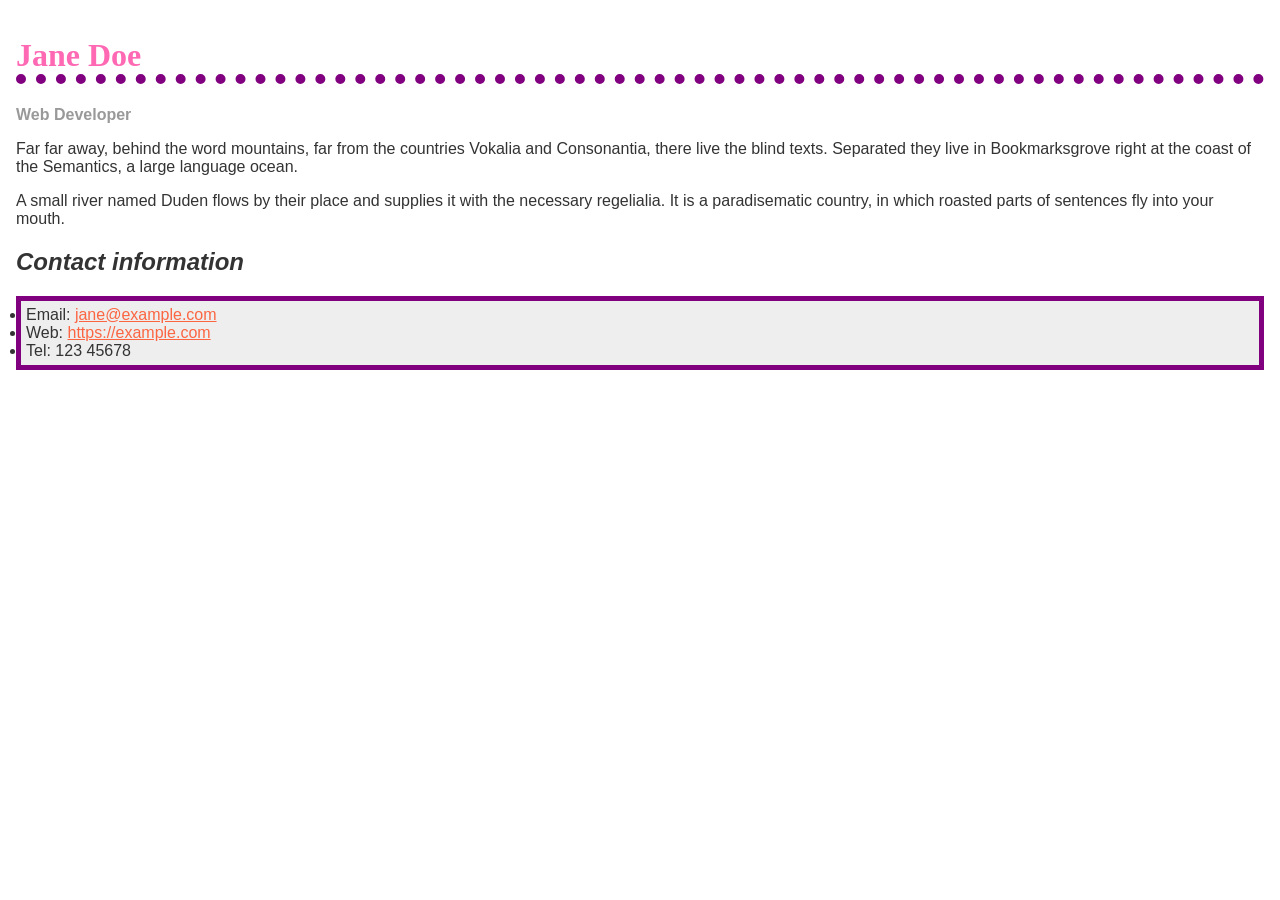
<file: ica/ica7/index.html>
<!doctype html>
<html lang="en">
  <head>
    <meta charset="utf-8" />
    <meta name="viewport" content="width=device-width" />
    <title>Formatting a biography</title>
    <style>
      body {
        background-color: #fff;
        color: #333;
        font-family: Arial, Helvetica, sans-serif;
        padding: 1em;
        margin: 0;
      }

      h1 {
        color: hotpink;
        font-size: 2em;
        font-family: Georgia, "Times New Roman", Times, serif;
        border-bottom: 10px dotted purple;
      }

      h2 {
        font-size: 1.5em;
        font-style: italic;
      }
      ul {
        background-color: #eeeeee;
        border: 5px solid purple;
        padding: 5px;
      }
      .job-title {
        color: #999999;
        font-weight: bold;
      }

      a:link,
      a:visited {
        color: #fb6542;
      }

      a:hover {
        text-decoration: none;
        color: green;
      }
    </style>
  </head>

  <body>
    <h1>Jane Doe</h1>
    <div class="job-title">Web Developer</div>
    <p>
      Far far away, behind the word mountains, far from the countries Vokalia
      and Consonantia, there live the blind texts. Separated they live in
      Bookmarksgrove right at the coast of the Semantics, a large language
      ocean.
    </p>

    <p>
      A small river named Duden flows by their place and supplies it with the
      necessary regelialia. It is a paradisematic country, in which roasted
      parts of sentences fly into your mouth.
    </p>

    <h2>Contact information</h2>
    <ul>
      <li>
        Email:
        <a href="mailto:jane@example.com">jane@example.com</a>
      </li>
      <li>
        Web:
        <a href="https://example.com">https://example.com</a>
      </li>
      <li>Tel: 123 45678</li>
    </ul>
  </body>
</html>
</file>
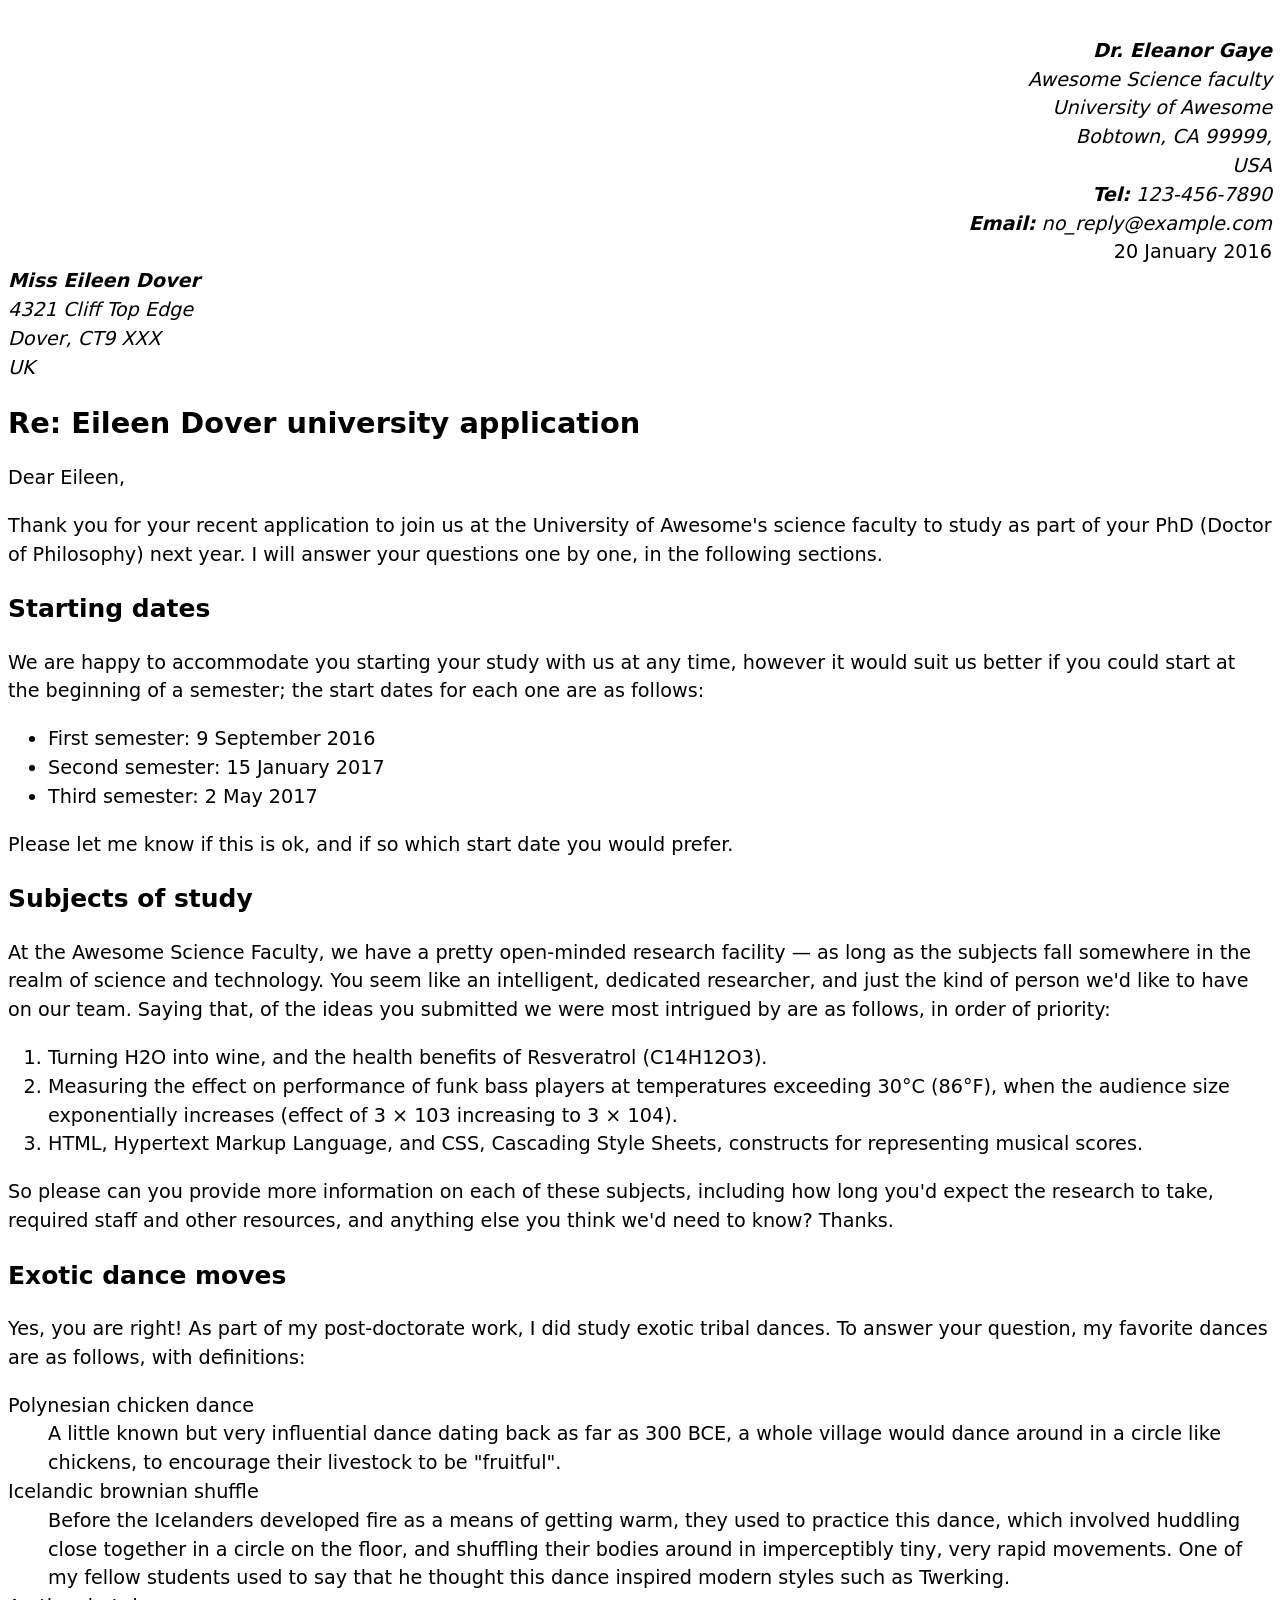
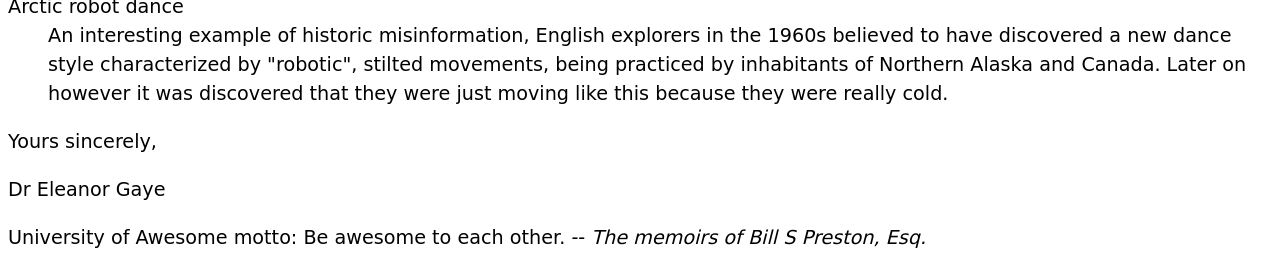
<file: ica/ica3.html>
<!DOCTYPE html>
<html lang="en">
<head>
    <meta charset="UTF-8">
    <meta name="viewport" content="width=device-width, initial-scale=1.0">
    <title>Document</title>
    <style>
        body {
  font: 1.2em / 1.5 system-ui;
}

.sender-column {
  text-align: right;
}

h1 {
  font-size: 1.5em;
}

h2 {
  font-size: 1.3em;
}
    </style>
</head>
<body>
    <div class="sender-column">
    <em><br><strong>Dr. Eleanor Gaye</strong>
<br>Awesome Science faculty
<br>University of Awesome
<br>Bobtown, CA 99999,
<br>USA
<br><strong>Tel:</strong> 123-456-7890
<br><strong>Email:</strong> no_reply@example.com
</em>
<br>20 January 2016
</div>
<em><strong>Miss Eileen Dover</strong> <br />
4321 Cliff Top Edge <br />
Dover, CT9 XXX <br />
UK <br /></em>

<h1>Re: Eileen Dover university application</h1>

<p>Dear Eileen,</p>

<p>Thank you for your recent application to join us at the University of
Awesome's science faculty to study as part of your
PhD (Doctor of Philosophy) next year. I will answer your
questions one by one, in the following sections.</p>

<h2>Starting dates</h2>
<p>
We are happy to accommodate you starting your study with us at any time,
however it would suit us better if you could start at the beginning of a
semester; the start dates for each one are as follows:
</p>
<ul>
<li>First semester: 9 September 2016</li>
<li>Second semester: 15 January 2017</li>
<li>Third semester: 2 May 2017</li>
</ul>
<p>Please let me know if this is ok, and if so which start date you would
prefer.</p>

<h2>Subjects of study</h2>

<p>At the Awesome Science Faculty, we have a pretty open-minded research
facility — as long as the subjects fall somewhere in the realm of science
and technology. You seem like an intelligent, dedicated researcher, and
just the kind of person we'd like to have on our team. Saying that, of the
ideas you submitted we were most intrigued by are as follows, in order of
priority:</p>
<ol>
<li>Turning H2O into wine, and the health benefits of Resveratrol
(C14H12O3).</li>
<li>Measuring the effect on performance of funk bass players at temperatures
exceeding 30°C (86°F), when the audience size exponentially increases
(effect of 3 × 103 increasing to 3 × 104).</li>
<li>HTML, Hypertext Markup Language, and CSS,
Cascading Style Sheets, constructs for representing musical scores.</li>
</ol>
<p>
So please can you provide more information on each of these subjects,
including how long you'd expect the research to take, required staff and
other resources, and anything else you think we'd need to know? Thanks.
</p>
<h2>Exotic dance moves</h2>

<p>Yes, you are right! As part of my post-doctorate work, I
did study exotic tribal dances. To answer your question, my
favorite dances are as follows, with definitions:</p>
<dl>
<dt>Polynesian chicken dance</dt>
    <dd>A little known but very influential dance dating back as far as
    300 BCE, a whole village would
    dance around in a circle like chickens, to encourage their livestock to
    be "fruitful".</dd>
<dt>Icelandic brownian shuffle</dt>
    <dd>Before the Icelanders developed fire as a means of getting warm, they
    used to practice this dance, which involved huddling close together in a
    circle on the floor, and shuffling their bodies around in imperceptibly
    tiny, very rapid movements. One of my fellow students used to say that
    he thought this dance inspired modern styles such as Twerking.</dd>
<dt>Arctic robot dance</dt>
    <dd>An interesting example of historic misinformation, English explorers in
    the 1960s believed to have discovered a new dance style characterized by
    "robotic", stilted movements, being practiced by inhabitants of Northern
    Alaska and Canada. Later on however it was discovered that they were
    just moving like this because they were really cold.</dd>
</dl>
<p>Yours sincerely,</p>

<p>Dr Eleanor Gaye</p>

<p>University of Awesome motto: Be awesome to each other. --
<em>The memoirs of Bill S Preston, Esq.</em></p>
</body>
</html>
</file>
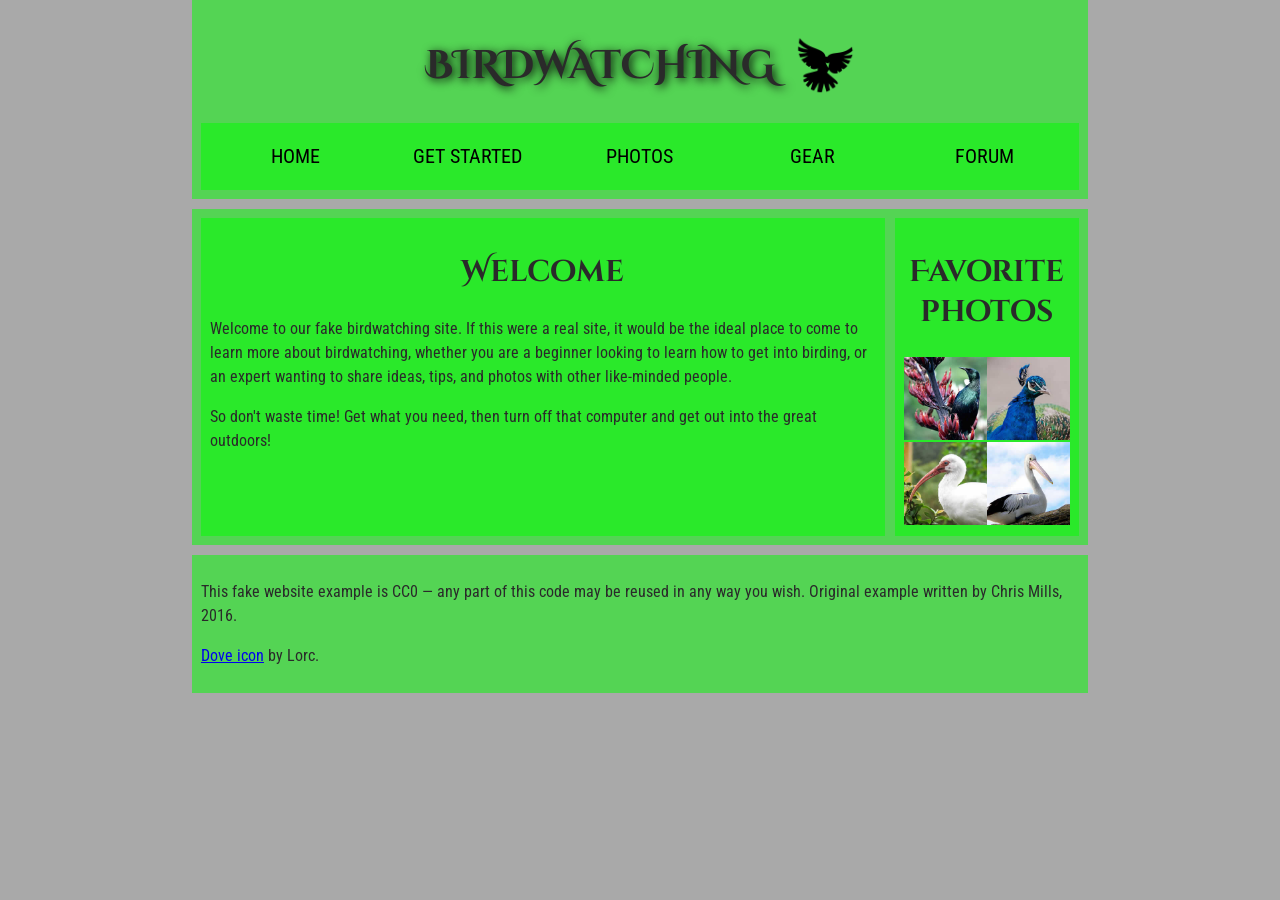
<file: wa/wa4.html>
<!doctype html>
<html lang="en">
  <head>
    <meta charset="utf-8" />
    <title>Birdwatching</title>
    <link
      href="https://fonts.googleapis.com/css?family=Roboto+Condensed:300%7CCinzel+Decorative:700"
      rel="stylesheet" />
    <link rel="stylesheet" href="wa4.css">
  </head>

  <body>
    <header>
    <h1>Birdwatching <img src="wa4-images/dove.png" alt="bird"></h1>
    <nav>
        <ul>
        <li><a>Home</a></li>
        <li><a>Get started</a></li>
        <li><a>Photos</a></li>
        <li><a>Gear</a></li>
        <li><a>Forum</a></li>
        </ul>
    </nav>
    </header>
    <main>
    <article>
    <h2>Welcome</h2>

    <p>
      Welcome to our fake birdwatching site. If this were a real site, it
      would be the ideal place to come to learn more about birdwatching,
      whether you are a beginner looking to learn how to get into birding, or
      an expert wanting to share ideas, tips, and photos with other
      like-minded people.
    </p>

    <p>
      So don't waste time! Get what you need, then turn off that computer and
      get out into the great outdoors!
    </p>
    </article>
    <aside>
    <h2>Favorite photos</h2>
    <a>
    <img src="wa4-images/favorite-bird-1_th.jpg" alt="bird">
    </a>
    <a>
    <img src="wa4-images/favorite-bird-2_th.jpg" alt="bird">
    </a>
    <a>
    <img src="wa4-images/favorite-bird-3_th.jpg" alt="bird">
    </a>
    <a>
    <img src="wa4-images/favorite-bird-4_th.jpg" alt="bird">
    </a>
    </aside>
</main>
<footer>
    <p>
      This fake website example is CC0 — any part of this code may be reused
      in any way you wish. Original example written by Chris Mills, 2016.
    </p>

    <p>
      <a href="http://game-icons.net/lorc/originals/dove.html">Dove icon</a>
      by Lorc.
    </p>
</footer>

  </body>
</html>
</file>
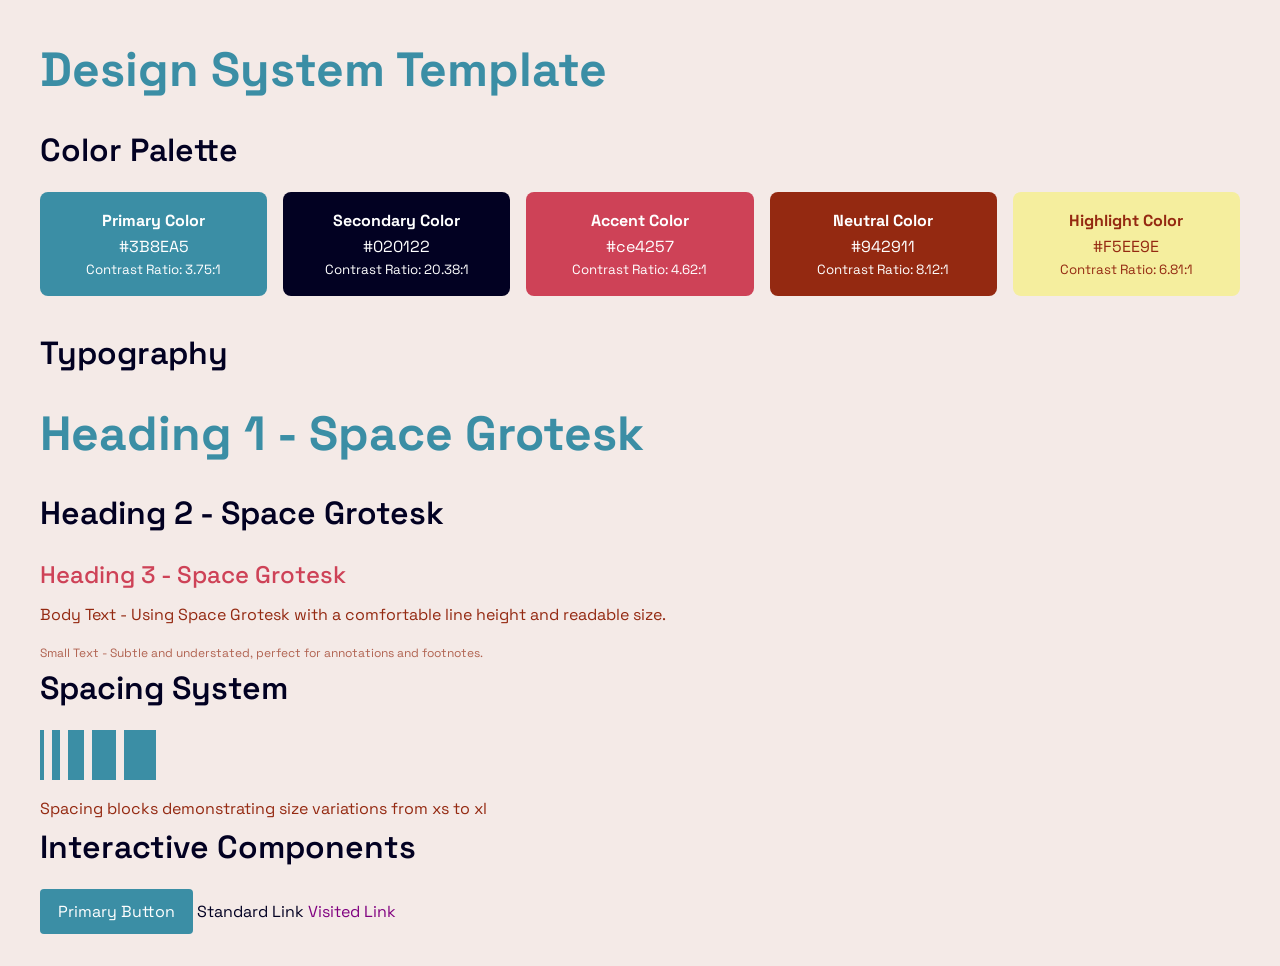
<file: wa/wa6.html>
<!DOCTYPE html>
<html lang="en">
<head>
    <meta charset="UTF-8">
    <meta name="viewport" content="width=device-width, initial-scale=1.0">
    <title>Design System Template</title>
    <style>
        /* CSS Reset and Base Styles */
        :root {
            /* Color Palette - 5 Core Colors */
            --color-primary: #3B8EA5;     /* Vibrant Blue - Main Brand Color */
            --color-secondary: #020122;   /* Emerald Green - Complementary Action Color */
            --color-accent: #ce4257;      /* Passionate Red - Highlight / Warning Color */
            --color-neutral: #942911;     /* Deep Slate Gray - Neutral Text and Background */
            --color-highlight: #F5EE9E;   /* Bright Yellow - Accent / Attention Color */
            
            /* Derived Colors for Flexibility */
            --color-background: color-mix(in srgb, var(--color-neutral) 10%, white);
            --color-text-dark: var(--color-neutral);
            --color-text-light: white;

            /* Typography */
            --font-primary: 'Space Grotesk', -apple-system, BlinkMacSystemFont, sans-serif;
            --font-secondary: 'Roboto Mono', monospace;

            /* Spacing System */
            --spacing-xs: 0.25rem;
            --spacing-sm: 0.5rem;
            --spacing-md: 1rem;
            --spacing-lg: 1.5rem;
            --spacing-xl: 2rem;

            /* Border Radius */
            --radius-sm: 4px;
            --radius-md: 8px;
            --radius-lg: 12px;
        }

        * {
            margin: 0;
            padding: 0;
            box-sizing: border-box;
        }

        body {
            font-family: var(--font-primary);
            line-height: 1.6;
            background-color: var(--color-background);
            color: var(--color-text-dark);
            padding: var(--spacing-xl);
        }

        .container {
            max-width: 1200px;
            margin: 0 auto;
        }

        /* Typography Styles */
        h1 {
            font-size: 3rem;
            font-weight: 700;
            margin-bottom: var(--spacing-md);
            color: var(--color-primary);
        }

        h2 {
            font-size: 2rem;
            font-weight: 600;
            margin-bottom: var(--spacing-md);
            color: var(--color-secondary);
        }

        h3 {
            font-size: 1.5rem;
            font-weight: 500;
            margin-bottom: var(--spacing-sm);
            color: var(--color-accent);
        }

        .body-text {
            font-size: 1rem;
            margin-bottom: var(--spacing-md);
        }

        .small-text {
            font-size: 0.75rem;
            color: color-mix(in srgb, var(--color-text-dark) 70%, transparent);
        }

        /* Color Palette Section */
        .color-palette {
            display: grid;
            grid-template-columns: repeat(auto-fit, minmax(200px, 1fr));
            gap: var(--spacing-md);
            margin-bottom: var(--spacing-xl);
        }

        .color-swatch {
            padding: var(--spacing-md);
            border-radius: var(--radius-md);
            display: flex;
            flex-direction: column;
            align-items: center;
            justify-content: center;
            text-align: center;
        }

        /* Component Styles */
        .button {
            display: inline-block;
            padding: var(--spacing-sm) var(--spacing-md);
            background-color: var(--color-primary);
            color: var(--color-text-light);
            text-decoration: none;
            border-radius: var(--radius-sm);
            transition: background-color 0.3s ease, transform 0.2s;
            border: 2px solid transparent;
        }

        .button:hover {
            background-color: color-mix(in srgb, var(--color-primary) 80%, black);
            border-color: var(--color-secondary);
            transform: scale(1.05);
        }

        .button:active {
            transform: scale(0.95);
            background-color: var(--color-secondary);
        }

        .link {
            color: var(--color-secondary);
            text-decoration: none;
            transition: color 0.3s ease, text-decoration-color 0.3s;
        }

        .link:hover {
            color: var(--color-accent);
            text-decoration: underline;
            text-decoration-color: var(--color-highlight);
        }

        .link:visited {
            color: var(--color-neutral);
        }

        /* Spacing Demonstration */
        .spacing-demo {
            display: flex;
            align-items: center;
            gap: var(--spacing-sm);
            margin-bottom: var(--spacing-md);
        }

        .spacing-block {
            background-color: var(--color-primary);
            height: 50px;
        }
    </style>
    <link href="https://fonts.googleapis.com/css2?family=Space+Grotesk:wght@400;500;600;700&family=Roboto+Mono:wght@400;500&display=swap" rel="stylesheet">
</head>
<body>
    <div class="container">
        <h1>Design System Template</h1>

        <section>
            <h2>Color Palette</h2>
            <div class="color-palette">
                <div class="color-swatch" style="background-color: var(--color-primary); color: var(--color-text-light);">
                    <strong>Primary Color</strong>
                    <p>#3B8EA5</p>
                    <small>Contrast Ratio: 3.75:1</small>
                </div>
                <div class="color-swatch" style="background-color: var(--color-secondary); color: var(--color-text-light);">
                    <strong>Secondary Color</strong>
                    <p>#020122</p>
                    <small>Contrast Ratio: 20.38:1</small>
                </div>
                <div class="color-swatch" style="background-color: var(--color-accent); color: var(--color-text-light);">
                    <strong>Accent Color</strong>
                    <p>#ce4257</p>
                    <small>Contrast Ratio: 4.62:1</small>
                </div>
                <div class="color-swatch" style="background-color: var(--color-neutral); color: var(--color-text-light);">
                    <strong>Neutral Color</strong>
                    <p>#942911</p>
                    <small>Contrast Ratio: 8.12:1</small>
                </div>
                <div class="color-swatch" style="background-color: var(--color-highlight); color: var(--color-text-dark);">
                    <strong>Highlight Color</strong>
                    <p>#F5EE9E</p>
                    <small>Contrast Ratio: 6.81:1</small>
                </div>
            </div>
        </section>

        <section>
            <h2>Typography</h2>
            <h1>Heading 1 - Space Grotesk</h1>
            <h2>Heading 2 - Space Grotesk</h2>
            <h3>Heading 3 - Space Grotesk</h3>
            <p class="body-text">Body Text - Using Space Grotesk with a comfortable line height and readable size.</p>
            <p class="small-text">Small Text - Subtle and understated, perfect for annotations and footnotes.</p>
        </section>

        <section>
            <h2>Spacing System</h2>
            <div class="spacing-demo">
                <div class="spacing-block" style="width: var(--spacing-xs)"></div>
                <div class="spacing-block" style="width: var(--spacing-sm)"></div>
                <div class="spacing-block" style="width: var(--spacing-md)"></div>
                <div class="spacing-block" style="width: var(--spacing-lg)"></div>
                <div class="spacing-block" style="width: var(--spacing-xl)"></div>
            </div>
            <p>Spacing blocks demonstrating size variations from xs to xl</p>
        </section>

        <section>
            <h2>Interactive Components</h2>
            <a href="#" class="button">Primary Button</a>
            <a href="#" class="link">Standard Link</a>
            <a href="#" class="link" style="color: purple;">Visited Link</a>
        </section>
    </div>
</body>
</html>
</file>
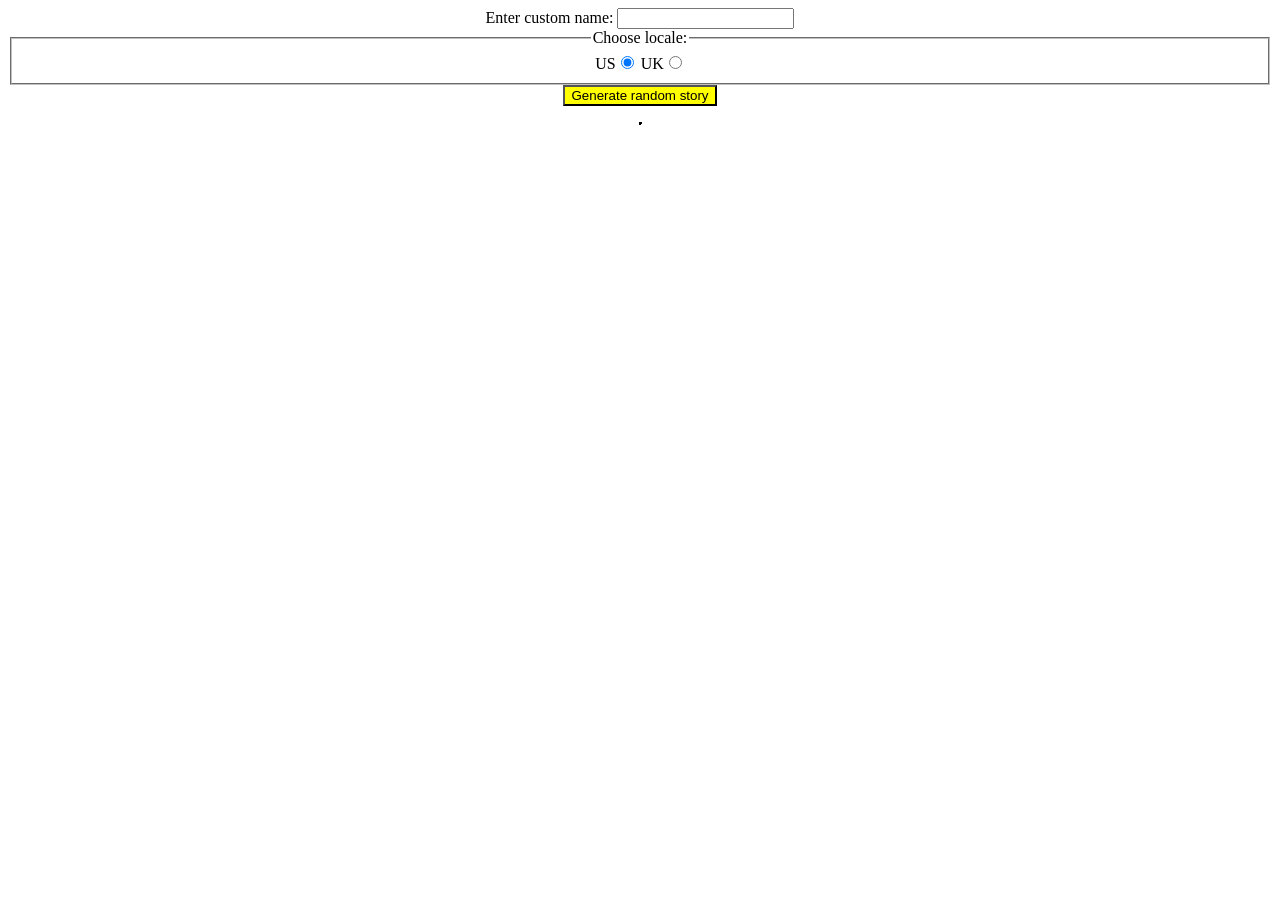
<file: ica/ica11/ica11.html>
<!DOCTYPE html>
<html lang="en">
<head>
    <meta charset="UTF-8">
    <meta name="viewport" content="width=device-width, initial-scale=1.0">
    <title>Document</title>
    <style>
      body {
        text-align: center;
      }
      div .generate {
        background-color: yellow;
      }
      article {
        display: flex;
        justify-content: center;
      }
      p {
        border: 1px dotted black;
        max-width: 400px;
      }
    </style>
</head>
<body>
    <div>
  <label for="custom-name">Enter custom name:</label>
  <input id="custom-name" type="text" placeholder="" />
</div>
<fieldset>
  <legend>Choose locale:</legend>
  <label for="us">US</label
  ><input id="us" type="radio" name="uk-us" value="us" checked />
  <label for="uk">UK</label
  ><input id="uk" type="radio" name="uk-us" value="uk" />
</fieldset>
<div>
  <button class="generate">Generate random story</button>
</div>
<!-- Thanks a lot to Willy Aguirre for his help with the code for this assessment -->
 <article>
<p class="story"></p>
 </article>
<script>
    // Complete variable definitions and random functions

const customName = document.getElementById("custom-name");
const generateBtn = document.querySelector(".generate");
const story = document.querySelector(".story");
  let USTemp = "94 Fahrenheit";
  let UKTemp = "34.5 Celsius";
  let USWeight = "300 pounds";
  let UKWeight = "21.4 stones";
  let changeTemp = USTemp;
  let changeWeight = UKWeight;
  let changeName = "Bob";


function randomValueFromArray(array) {
  const random = Math.floor(Math.random() * array.length);
  return array[random];
}

// Raw text strings
const characters = ["Willy the Goblin", "Big Daddy", "Father Christmas"];
const places = ["the soup kitchen", "Disneyland", "the White House"];
const events = ["spontaneously combusted", "melted into a puddle on the sidewalk", "turned into a slug and slithered away"];
// Willy the Goblin
// Big Daddy
// Father Christmas

// the soup kitchen
// Disneyland
// the White House

// spontaneously combusted
// melted into a puddle on the sidewalk
// turned into a slug and slithered away

// Partial return random string function

function returnRandomStoryString() {
  let randomChar = randomValueFromArray(characters);
  let randomEvent = randomValueFromArray(event);
  let randomPlace = randomValueFromArray(places);
  let storyText = `It was ${changeTemp} outside, so ${randomChar} went for a walk. When they got to ${randomPlace}, they stared in horror for a few moments, then ${randomEvent}. ${changeName} saw the whole thing, but was not surprised — ${randomChar} weighs ${changeWeight}, and it was a hot day.`

  return storyText;
}

// Event listener and partial generate function definition

generateBtn.addEventListener("click", generateStory);

function generateStory() {
  if (customName.value !== "") {
    const name = customName.value;
    changeName = name;
  }
  if (document.getElementById("uk").checked) {
    const weight = Math.round(300);
    const temperature = Math.round(94);
    changeTemp = UKTemp;
    changeWeight = UKWeight;
  }
  let newStory = returnRandomStoryString();
  console.log(returnRandomStoryString());
  // TODO: replace "" with the correct expression
  story.textContent = newStory;
  story.style.visibility = "visible";
}
    </script>
</body>
</html>
</file>
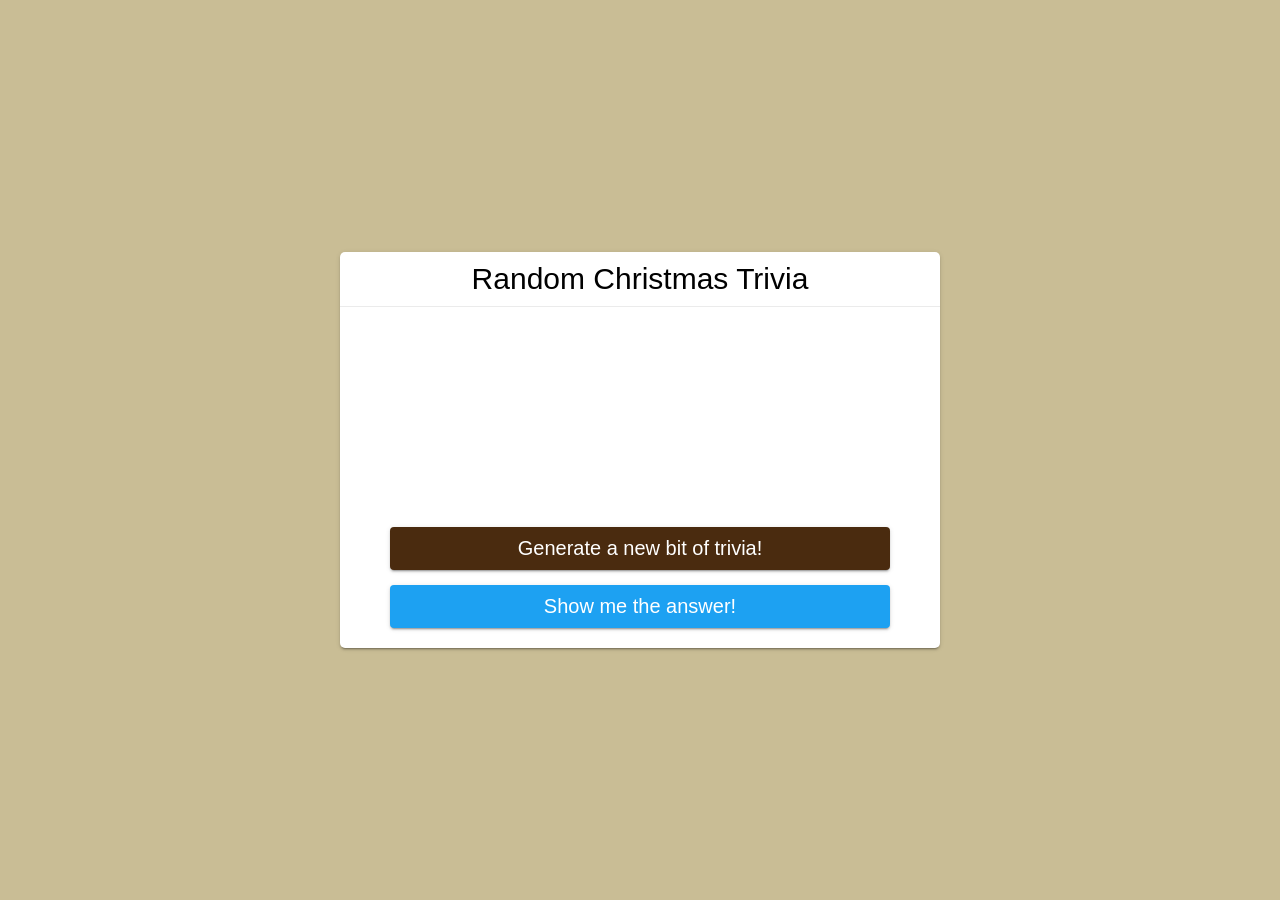
<file: ica/ica12/ica12.html>
<!DOCTYPE html>
<html lang="en">
<head>
    <meta charset="UTF-8">
    <meta http-equiv="X-UA-Compatible" content="IE=edge">
    <meta name="viewport" content="width=device-width, initial-scale=1.0">
    <link rel="stylesheet" href="ica12.css">
    <title>Document</title>
</head>
<body>
    <div class="app">
        <header>Random Christmas Trivia</header>
        <section class="quotes">
          <div class="quote-text" id="js-quote-text"></div>
          <div class="quote-text" id="js-answer-text"></div>
        </section>
        <section class="controls" >
          <button type="button" id="js-new-quote" class="new-quote button">
            Generate a new bit of trivia!
          </button>
          <button type="button" id="js-tweet" class="twitter button">
            Show me the answer!
          </button>
          <!-- <a class="answer button" id="js-tweet" target="_blank" rel="noreferrer">Show me the answer!</a> -->
        </section>
      </div>
      <script>
        const newBtn = document.querySelector("#js-new-quote").addEventListener('click', getQuote);

        const endPoint = "https://trivia.cyberwisp.com/getrandomchristmasquestion";
        
        async function getQuote() {
            console.log("This worked!");

            try {
                const response = await fetch(endPoint);
                if (!response.ok) {
                    throw Error(response.statusText)
                }
                const json = await response.json();
                console.log(json)
                displayQuote(json['question']);
            } catch (err){
                console.log(err)
                alert('Failed to fetch new quote');
            }
        }
        function displayQuote(quote) {
            const quoteText = document.querySelector("#js-quote-text");
            quoteText.textContent = quote;
        }

        getQuote();
      </script>
</body>
</html>
</file>
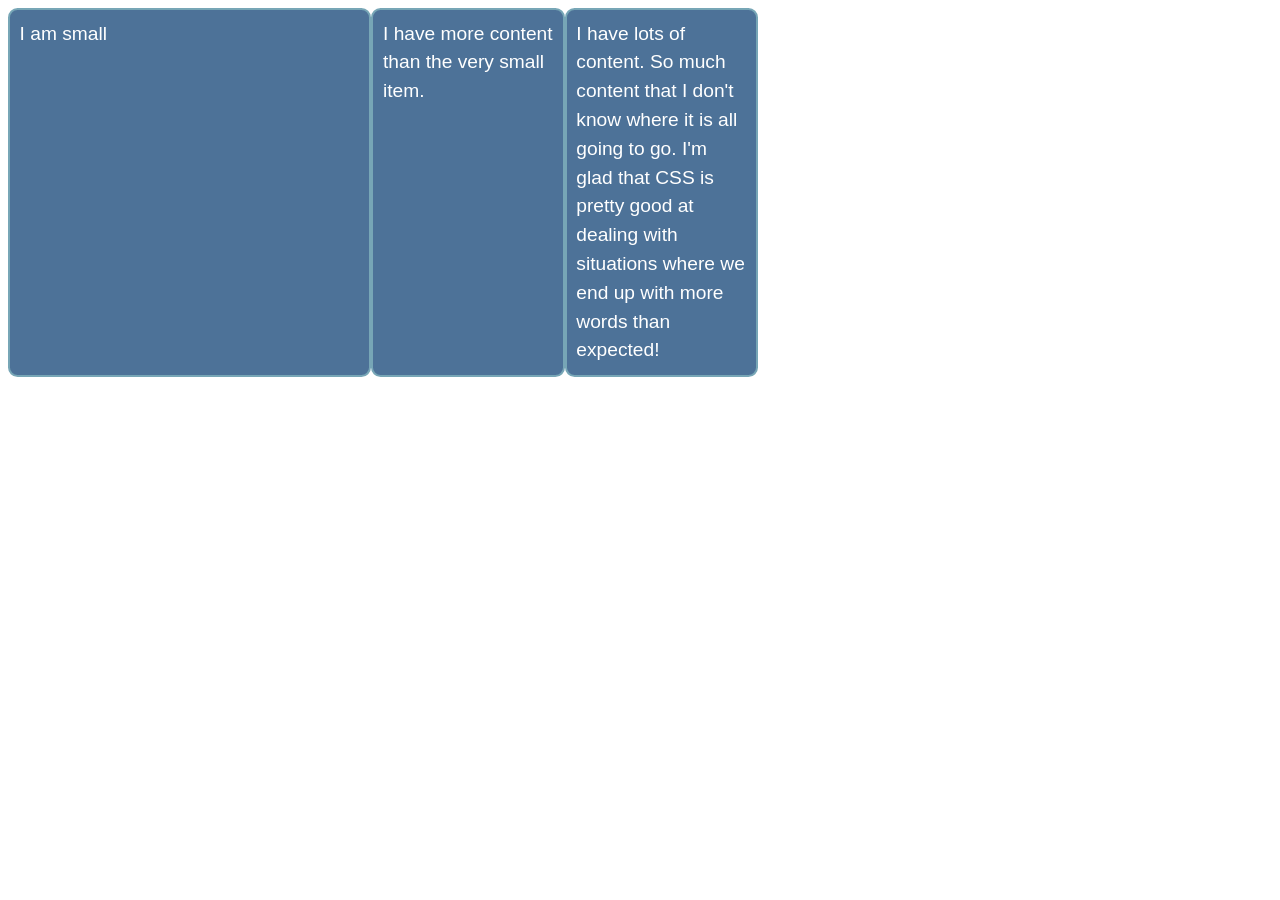
<file: ica/ica8/indexflex.html>
<!DOCTYPE html>
<html lang="en">
<head>
    <meta charset="UTF-8">
    <meta name="viewport" content="width=device-width, initial-scale=1.0">
    <title>Document</title>
    <style>
      body {
  font: 1.2em / 1.5 sans-serif;
}
ul {
  max-width: 750px;
  list-style: none;
  padding: 0;
  margin: 0;
}

li {
  background-color: #4d7298;
  border: 2px solid #77a6b6;
  border-radius: 0.5em;
  color: white;
  padding: 0.5em;
}

ul {
  /* Add styles here */
  display: flex;
}

li {
  /* Add styles here */
  flex: 1;
}
li:first-child {
  flex: 2;
}
    </style>
</head>
<body>
  <ul>
  <li>I am small</li>
  <li>I have more content than the very small item.</li>
  <li>
    I have lots of content. So much content that I don't know where it is all
    going to go. I'm glad that CSS is pretty good at dealing with situations
    where we end up with more words than expected!
  </li>
</ul>
</body>
</html>
</file>
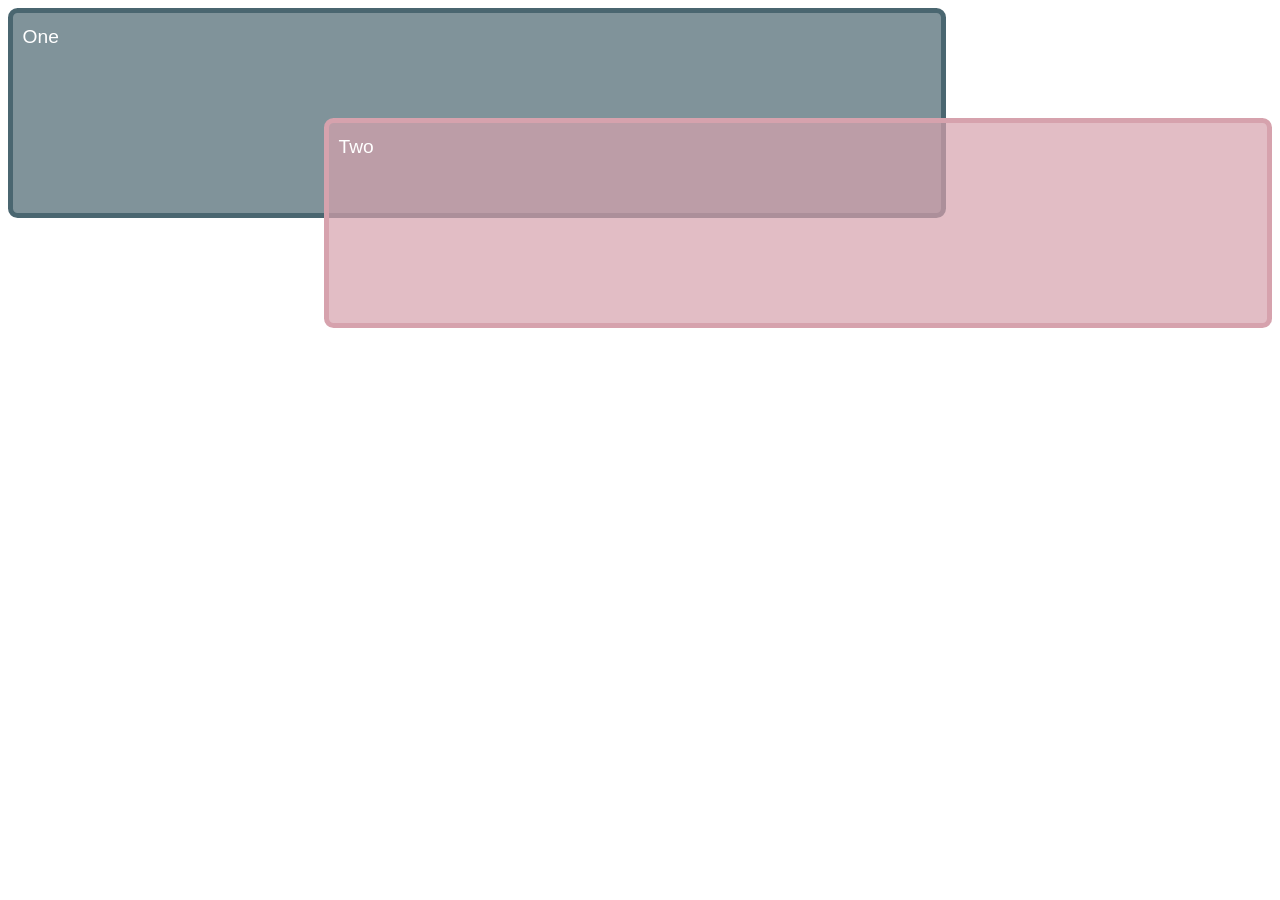
<file: ica/ica8/indexgrid.html>
<!DOCTYPE html>
<html lang="en">
<head>
    <meta charset="UTF-8">
    <meta name="viewport" content="width=device-width, initial-scale=1.0">
    <title>Document</title>
    <style>
       body {
  font: 1.2em / 1.5 sans-serif;
}
.grid > * {
  border-radius: 0.5em;
  color: white;
  padding: 0.5em;
}

.item1 {
  background-color: rgb(74 102 112 / 70%);
  border: 5px solid rgb(74 102 112 / 100%);
}

.item2 {
  background-color: rgb(214 162 173 / 70%);
  border: 5px solid rgb(214 162 173 / 100%);
}

.grid {
  display: grid;
  grid-template-columns: 1fr 1fr 1fr 1fr;
  grid-template-rows: 100px 100px 100px;
  gap: 10px;
}

.item1 {
  /* Add styles here */
  grid-column: 1/4;
  grid-row: 1/3;
}

.item2 {
  /* Add styles here */
  grid-column: 2/6;
  grid-row: 2/4;
}
        </style>
</head>
<body>
  <div class="grid">
  <div class="item1">One</div>
  <div class="item2">Two</div>
  </div>
</body>
</html>
</file>
<file: wa/wa4.css>
/* || General setup */

body {
  margin: 0;
}

html {
  font-size: 10px;
  background-color: darkgrey;
}

body {
  width: 70%;
  min-width: 800px;
  margin: 0 auto;
}

/* || typography */

h1,
h2 {
  font-family: "Cinzel Decorative", cursive;
  color: #2a2a2a;
}

p,
li {
  font-family: "Roboto Condensed", sans-serif;
  color: #2a2a2a;
}

h1 {
  font-size: 4rem;
  text-align: center;
  text-shadow: 2px 2px 10px black;
}

h2 {
  font-size: 3rem;
  text-align: center;
}

p,
li {
  font-size: 1.6rem;
  line-height: 1.5;
}

/* || header layout */

header {
  margin-bottom: 10px;
}

main,
header,
nav,
article,
aside,
footer,
section {
  background-color: #00ff0080;
  padding: 1%;
}

h1 {
  text-transform: uppercase;
  display: flex;
  align-items: center;
  justify-content: center;
  gap: 20px;
}

header img {
  height: 60px;
}

nav ul {
  padding: 0;
  list-style-type: none;
  display: flex;
}

nav li {
  text-align: center;
  flex: 1;
}

nav a {
  font-size: 2rem;
  text-transform: uppercase;
  text-decoration: none;
  color: black;
}

nav a:hover,
nav a:focus {
  color: red;
}

/* || main layout */

main {
  display: flex;
  gap: 10px;
}

article {
  flex: 4;
}

aside {
  flex: 1;
}

aside a {
  display: block;
  float: left;
  width: 50%;
}

aside img {
  max-width: 100%;
}

footer {
  margin-top: 10px;
}
</file>
<file: ica/ica12/ica12.css>
html {
    box-sizing: border-box;
  }
  
  *,
  *::before,
  *::after {
    box-sizing: inherit;
    margin: 0;
    padding: 0;
  }
  
  body {
    font-family: -apple-system, BlinkMacSystemFont, "Segoe UI", Roboto, Oxygen-Sans, Ubuntu, Cantarell, "Helvetica Neue", sans-serif;
    background-color: #c9bd95;
  }
  
  .app {
    position: absolute;
    top: 50%;
    left: 50%;
    transform: translate(-50%, -50%);
    width: 600px;
    background-color: white;
    border-radius: 5px;
    box-shadow: 0 2px 2px 0 rgba(0,0,0,.14), 0 3px 1px -2px rgba(0,0,0,.2), 0 1px 5px 0 rgba(0,0,0,.12);
  }
  
  header {
    width: 100%;
    font-size: 30px;
    text-align: center;
    padding: 10px;
    border-bottom: 1px solid #ebebeb;
  }
  
  .quotes {
    padding: 20px 50px;
    min-height: 200px;
  }
  
  .quote-text {
    padding-bottom: 20px;
    font-size: 25px;
    color: black;
  }
  
  .controls {
    width: 100%;
    padding: 20px 50px;
  }
  
  .button {
    display: block;
    color: white;
    border-radius: 4px;
    border: none;
    padding: 10px 20px;
    cursor: pointer;
    text-align: center;
    width: 100%;
    font-size: 20px;
    box-shadow: 0 2px 2px 0 rgba(0,0,0,.14), 0 3px 1px -2px rgba(0,0,0,.2), 0 1px 5px 0 rgba(0,0,0,.12);
  }
  
  .twitter {
    background-color: #1da1f2;
    text-decoration: none;
  }
  
  .twitter:hover {
    background-color: #1e7fbb;
  }
  
  .new-quote {
    background-color: #4A2B0F;
    margin-bottom: 15px;
  }
  
  .new-quote:hover {
    background-color: #6d3b0e;
  }
  
  .new-quote:disabled {
    background-color: #cccccc;
    color: #666666;
    cursor: not-allowed;
  }
  
  @media screen and (max-width: 600px) {
    .app {
      width: 100%;
    }
    .quote-text {
      font-size: 18px;
    }
  }
</file>
